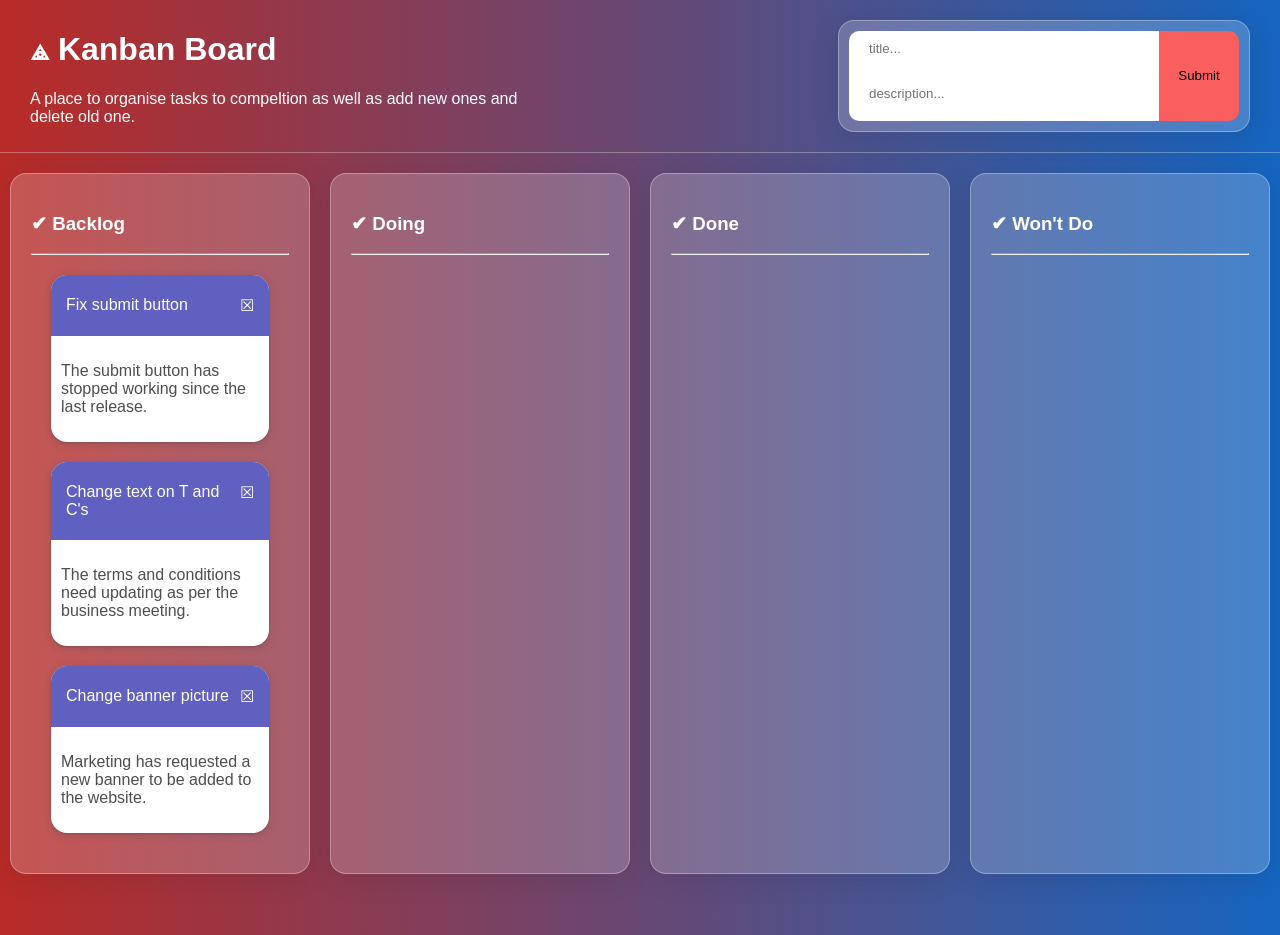
<file: index.html>
<!DOCTYPE html>
<html lang="en">
  <head>
    <meta charset="UTF-8" />
    <meta name="viewport" content="width=device-width, initial-scale=1.0" />
    <title>JS CSS HTML Kanban Board</title>
    <link rel="stylesheet" href="css/styles.css" />
  </head>
  <body>
    <header>
      <div class="info-container">
        <h1>⟁ Kanban Board</h1>
        <p>
          A place to organise tasks to compeltion as well as add new ones and
          delete old one.
        </p>
      </div>

      <form action="" class="input-container">
        <div class="fields">
          <input id="title" placeholder="title..." />
          <input id="description" placeholder="description..." />
        </div>

        <input type="submit" id="submit-button" />
      </form>
    </header>

    <section class="column-container">
      <div class="task-column" id="backlog">
        <h3>✔ Backlog</h3>
        <hr class="custom-hr" />
        <div class="task-list"></div>
      </div>

      <div class="task-column" id="doing">
        <h3>✔ Doing</h3>
        <hr class="custom-hr" />
        <div class="task-list"></div>
      </div>

      <div class="task-column" id="done">
        <h3>✔ Done</h3>
        <hr class="custom-hr" />
        <div class="task-list"></div>
      </div>

      <div class="task-column" id="discard">
        <h3>✔ Won't Do</h3>
        <hr class="custom-hr" />
        <div class="task-list"></div>
      </div>
    </section>

    <div class="error-container"></div>
    <script src="js/app.js"></script>
  </body>
</html>
</file>
<file: css/styles.css>
* {
  font-family: "Trebuchet MS", Arial, sans-serif;
}

body {
  margin: 0;
  padding: 0;
  background: linear-gradient(to right, rgb(185, 43, 39), rgb(21, 101, 192));
}

header {
  width: 100vw;
  border-bottom: 0.5px solid rgba(255, 255, 255, 0.3);
  display: flex;
  justify-content: space-between;
  align-items: center;
}

header .info-container {
  color: rgb(255, 255, 255);
  width: 500px;
  margin: 10px 30px;
}

header .input-container {
  margin: 0 30px;
  padding: 10px;
  background-color: rgba(255, 255, 255, 0.2);
  border-radius: 16px;
  box-shadow: 0 4px 30px rgba(0, 0, 0, 0.1);
  border: 1px solid rgba(255, 255, 255, 0.3);
  display: flex;
}

.fields {
  display: flex;
  flex-direction: column;
  align-items: center;
  justify-content: center;
}

.fields #title {
  width: 270px;
  border: none;
  padding: 10px 20px;
  border-radius: 10px 0 0 0;
  flex: 1;
}

.fields #description {
  width: 270px;
  border: none;
  border-radius: 0 0 0 10px;
  padding: 20px;
  flex: 1;
}

.input-container input[type="submit"] {
  width: 80px;
  border: none;
  background-color: rgb(250, 95, 95);
  border-radius: 0 10px 10px 0;
}

.column-container {
  display: flex;
  justify-content: space-around;
  margin-top: 10px;
}

.column-container .task-column {
  color: rgb(255, 255, 255);
  background-color: rgba(255, 255, 255, 0.2);
  border-radius: 16px;
  box-shadow: 0 4px 30px rgba(0, 0, 0, 0.1);
  border: 1px solid rgba(255, 255, 255, 0.3);
  padding: 20px;
  margin: 10px;
  width: 300px;
}

.task-list {
  width: 100%;
  height: 100%;
}

.task-container {
  background-color: rgb(255, 255, 255);
  border-radius: 16px;
  margin: 20px;
  box-shadow: rgba(60, 64, 67, 0.3) 0 1px 2px,
    rgba(60, 64, 67, 0.15) 0 2px 6px 2px;
  overflow: hidden;
}

.task-header {
  background-color: rgb(96, 96, 192);
  color: rgb(255, 255, 255);
  padding: 5px 15px;
  display: flex;
  justify-content: space-between;
}

.task-description-container {
  padding: 10px;
  color: rgb(78, 78, 78);
}

.error-container {
  height: 30px;
}

.error-message {
  text-align: center;
  margin: 30px;
  background-color: rgb(143, 29, 29);
  border-radius: 10px;
  padding: 10px 20px;
  color: rgb(255, 255, 255);
}
</file>
<file: js-css-html-kanban-board/css/styles.css>
* {
  font-family: "Trebuchet MS", Arial, sans-serif;
}

body {
  margin: 0;
  padding: 0;
  background: linear-gradient(to right, rgb(185, 43, 39), rgb(21, 101, 192));
}

header {
  width: 100vw;
  border-bottom: 0.5px solid rgba(255, 255, 255, 0.3);
  display: flex;
  justify-content: space-between;
  align-items: center;
}

header .info-container {
  color: rgb(255, 255, 255);
  width: 500px;
  margin: 10px 30px;
}

header .input-container {
  margin: 0 30px;
  padding: 10px;
  background-color: rgba(255, 255, 255, 0.2);
  border-radius: 16px;
  box-shadow: 0 4px 30px rgba(0, 0, 0, 0.1);
  border: 1px solid rgba(255, 255, 255, 0.3);
  display: flex;
}

.fields {
  display: flex;
  flex-direction: column;
}

.fields #title {
  width: 270px;
  border: none;
  padding: 10px 20px;
  border-radius: 10px 0 0 0;
}

.fields #description {
  width: 270px;
  border: none;
  border-radius: 0 0 0 10px;
  padding: 20px;
}

.input-container input[type="submit"] {
  width: 80px;
  border: none;
  background-color: rgb(250, 95, 95);
  border-radius: 0 10px 10px 0;
}

.column-container {
  display: flex;
  justify-content: space-around;
  margin-top: 10px;
}

.column-container .task-column {
  color: rgb(255, 255, 255);
  background-color: rgba(255, 255, 255, 0.2);
  border-radius: 16px;
  box-shadow: 0 4px 30px rgba(0, 0, 0, 0.1);
  border: 1px solid rgba(255, 255, 255, 0.3);
  padding: 20px;
  margin: 10px;
  width: 300px;
}

.task-list {
  width: 100%;
  height: 100%;
}

.task-container {
  background-color: rgb(255, 255, 255);
  border-radius: 16px;
  margin: 20px;
  box-shadow: rgba(60, 64, 67, 0.3) 0 1px 2px,
    rgba(60, 64, 67, 0.15) 0 2px 6px 2px;
  overflow: hidden;
}

.task-header {
  background-color: rgb(96, 96, 192);
  color: rgb(255, 255, 255);
  padding: 5px 15px;
  display: flex;
  justify-content: space-between;
}

.task-description-container {
  padding: 10px;
  color: rgb(78, 78, 78);
}

.error-container {
  height: 30px;
}

.error-message {
  text-align: center;
  margin: 30px;
  background-color: rgb(143, 29, 29);
  border-radius: 10px;
  padding: 10px 20px;
  color: rgb(255, 255, 255);
}
</file>
